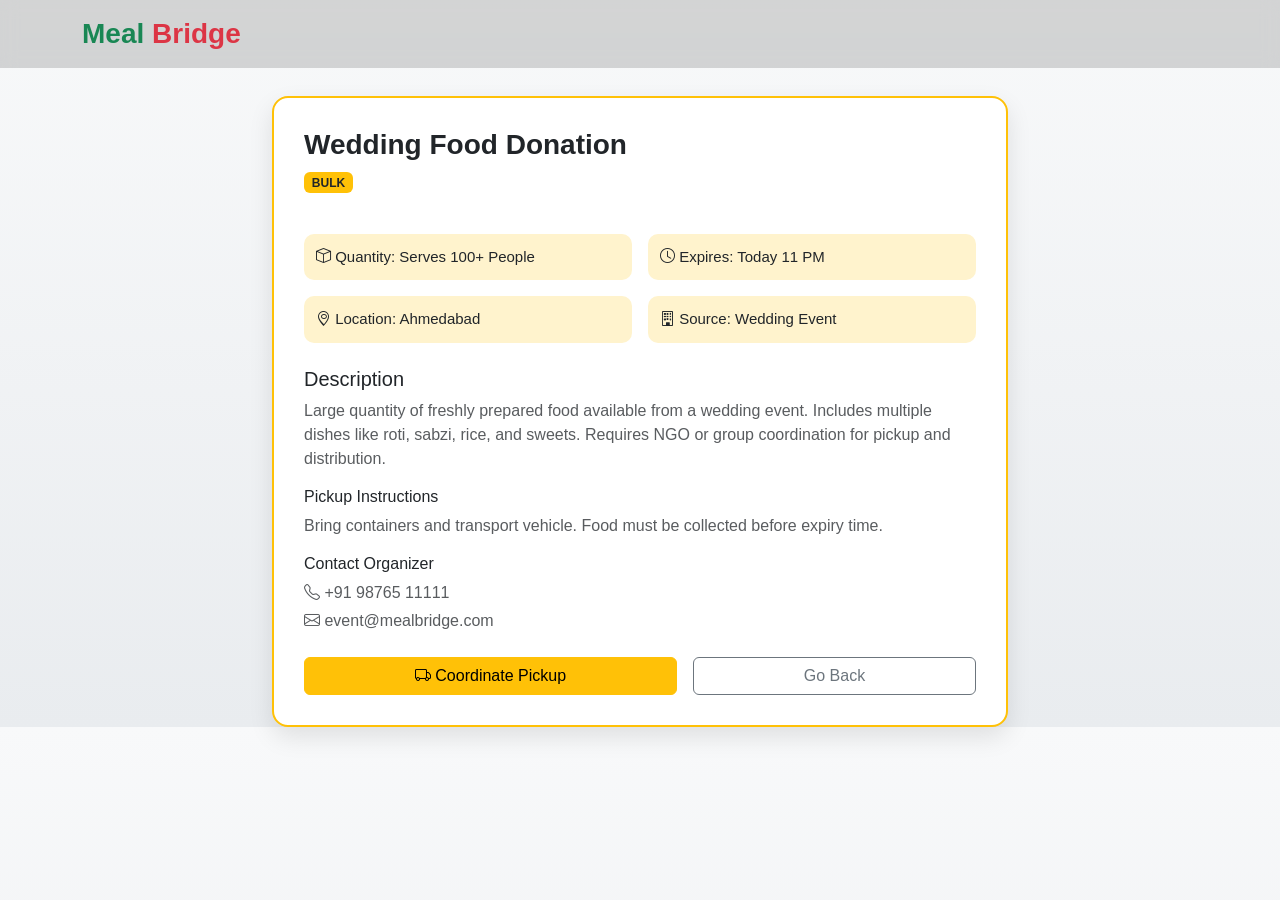
<file: bulk-details.html>
<!DOCTYPE html>
<html lang="en">
<head>
  <meta charset="UTF-8" />
  <meta name="viewport" content="width=device-width, initial-scale=1" />
  <title>Bulk Food Details | Meal Bridge</title>

  <link href="https://cdn.jsdelivr.net/npm/bootstrap@5.3.2/dist/css/bootstrap.min.css" rel="stylesheet"/>
  <link rel="stylesheet" href="https://cdn.jsdelivr.net/npm/bootstrap-icons@1.11.3/font/bootstrap-icons.css">

  <style>
    body {
      background: linear-gradient(to bottom, #f8f9fa, #e9ecef);
      font-family: 'Segoe UI', Tahoma, Geneva, Verdana, sans-serif;
    }

    .navbar {
      background: rgba(0,0,0,0.15);
      backdrop-filter: blur(8px);
    }

    .detail-card {
      border-radius: 1rem;
      background: #fff;
      box-shadow: 0 10px 25px rgba(0,0,0,0.1);
      padding: 30px;
      border: 2px solid #ffc107;
    }

    .info-box {
      background: #fff3cd;
      border-radius: 10px;
      padding: 12px;
      font-size: 15px;
    }
  </style>
</head>

<body>

<nav class="navbar navbar-expand-lg fixed-top">
  <div class="container">
    <a class="navbar-brand text-success fw-bold fs-3" href="#">Meal <span class="text-danger">Bridge</span></a>
  </div>
</nav>

<section class="container pt-5 mt-5">

  <div class="row justify-content-center">
    <div class="col-lg-8">

      <div class="detail-card">

        <!-- Title -->
        <h3 class="fw-bold mb-2">Wedding Food Donation</h3>
        <span class="badge bg-warning text-dark">BULK</span>

        <!-- Info -->
        <div class="row mt-4 g-3">

          <div class="col-md-6">
            <div class="info-box">
              <i class="bi bi-box"></i> Quantity: Serves 100+ People
            </div>
          </div>

          <div class="col-md-6">
            <div class="info-box">
              <i class="bi bi-clock"></i> Expires: Today 11 PM
            </div>
          </div>

          <div class="col-md-6">
            <div class="info-box">
              <i class="bi bi-geo-alt"></i> Location: Ahmedabad
            </div>
          </div>

          <div class="col-md-6">
            <div class="info-box">
              <i class="bi bi-building"></i> Source: Wedding Event
            </div>
          </div>

        </div>

        <!-- Description -->
        <div class="mt-4">
          <h5>Description</h5>
          <p class="text-muted">
            Large quantity of freshly prepared food available from a wedding event.
            Includes multiple dishes like roti, sabzi, rice, and sweets.
            Requires NGO or group coordination for pickup and distribution.
          </p>
        </div>

        <!-- Instructions -->
        <div class="mt-3">
          <h6>Pickup Instructions</h6>
          <p class="text-muted">
            Bring containers and transport vehicle. Food must be collected before expiry time.
          </p>
        </div>

        <!-- Contact -->
        <div class="mt-3">
          <h6>Contact Organizer</h6>
          <p class="text-muted mb-1"><i class="bi bi-telephone"></i> +91 98765 11111</p>
          <p class="text-muted"><i class="bi bi-envelope"></i> event@mealbridge.com</p>
        </div>

        <!-- Buttons -->
        <div class="d-flex gap-3 mt-4">
          <button class="btn btn-warning flex-fill">
            <i class="bi bi-truck"></i> Coordinate Pickup
          </button>

          <button class="btn btn-outline-secondary flex-fill" onclick="history.back()">
            Go Back
          </button>
        </div>

      </div>

    </div>
  </div>

</section>

<script src="https://cdn.jsdelivr.net/npm/bootstrap@5.3.2/dist/js/bootstrap.bundle.min.js"></script>
</body>
</html>
</file>
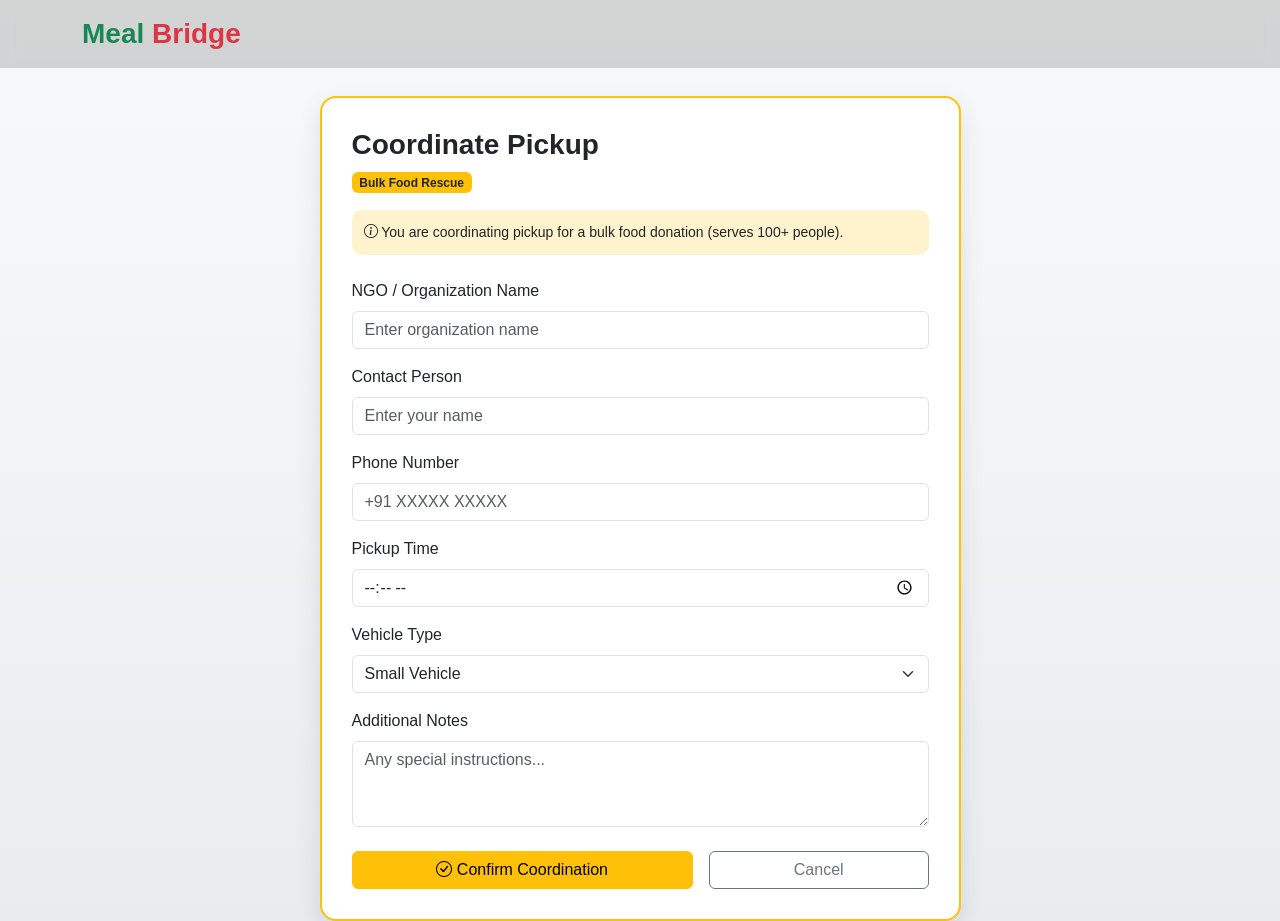
<file: cordinatepickup.html>
<!DOCTYPE html>
<html lang="en">
<head>
  <meta charset="UTF-8" />
  <meta name="viewport" content="width=device-width, initial-scale=1" />
  <title>Coordinate Pickup | Meal Bridge</title>

  <link href="https://cdn.jsdelivr.net/npm/bootstrap@5.3.2/dist/css/bootstrap.min.css" rel="stylesheet"/>
  <link rel="stylesheet" href="https://cdn.jsdelivr.net/npm/bootstrap-icons@1.11.3/font/bootstrap-icons.css">

  <style>
    body {
      background: linear-gradient(to bottom, #f8f9fa, #e9ecef);
      font-family: 'Segoe UI', Tahoma, Geneva, Verdana, sans-serif;
    }

    .navbar {
      background: rgba(0,0,0,0.15);
      backdrop-filter: blur(8px);
    }

    .form-card {
      background: #fff;
      border-radius: 1rem;
      padding: 30px;
      box-shadow: 0 10px 25px rgba(0,0,0,0.1);
      border: 2px solid #ffc107;
    }

    .highlight-box {
      background: #fff3cd;
      padding: 12px;
      border-radius: 10px;
      font-size: 14px;
    }
  </style>
</head>

<body>

<nav class="navbar navbar-expand-lg fixed-top">
  <div class="container">
    <a class="navbar-brand text-success fw-bold fs-3" href="#">Meal <span class="text-danger">Bridge</span></a>
  </div>
</nav>

<section class="container pt-5 mt-5">

  <div class="row justify-content-center">
    <div class="col-lg-7">

      <div class="form-card">

        <!-- Title -->
        <h3 class="fw-bold mb-2">Coordinate Pickup</h3>
        <span class="badge bg-warning text-dark">Bulk Food Rescue</span>

        <!-- Info -->
        <div class="highlight-box mt-3">
          <i class="bi bi-info-circle"></i>
          You are coordinating pickup for a bulk food donation (serves 100+ people).
        </div>

        <!-- Form -->
        <form class="mt-4">

          <div class="mb-3">
            <label class="form-label">NGO / Organization Name</label>
            <input type="text" class="form-control" placeholder="Enter organization name" required>
          </div>

          <div class="mb-3">
            <label class="form-label">Contact Person</label>
            <input type="text" class="form-control" placeholder="Enter your name" required>
          </div>

          <div class="mb-3">
            <label class="form-label">Phone Number</label>
            <input type="tel" class="form-control" placeholder="+91 XXXXX XXXXX" required>
          </div>

          <div class="mb-3">
            <label class="form-label">Pickup Time</label>
            <input type="time" class="form-control" required>
          </div>

          <div class="mb-3">
            <label class="form-label">Vehicle Type</label>
            <select class="form-select">
              <option>Small Vehicle</option>
              <option>Van</option>
              <option>Truck</option>
            </select>
          </div>

          <div class="mb-3">
            <label class="form-label">Additional Notes</label>
            <textarea class="form-control" rows="3" placeholder="Any special instructions..."></textarea>
          </div>

          <!-- Buttons -->
          <div class="d-flex gap-3 mt-4">
            <button type="submit" class="btn btn-warning flex-fill">
              <i class="bi bi-check-circle"></i> Confirm Coordination
            </button>

            <button type="button" class="btn btn-outline-secondary flex-fill" onclick="history.back()">
              Cancel
            </button>
          </div>

        </form>

      </div>

    </div>
  </div>

</section>

<script src="https://cdn.jsdelivr.net/npm/bootstrap@5.3.2/dist/js/bootstrap.bundle.min.js"></script>

<script>
  // Simple success alert (frontend only)
  document.querySelector("form").addEventListener("submit", function(e) {
    e.preventDefault();
    alert("Pickup Coordinated Successfully!");
  });
</script>

</body>
</html>
</file>
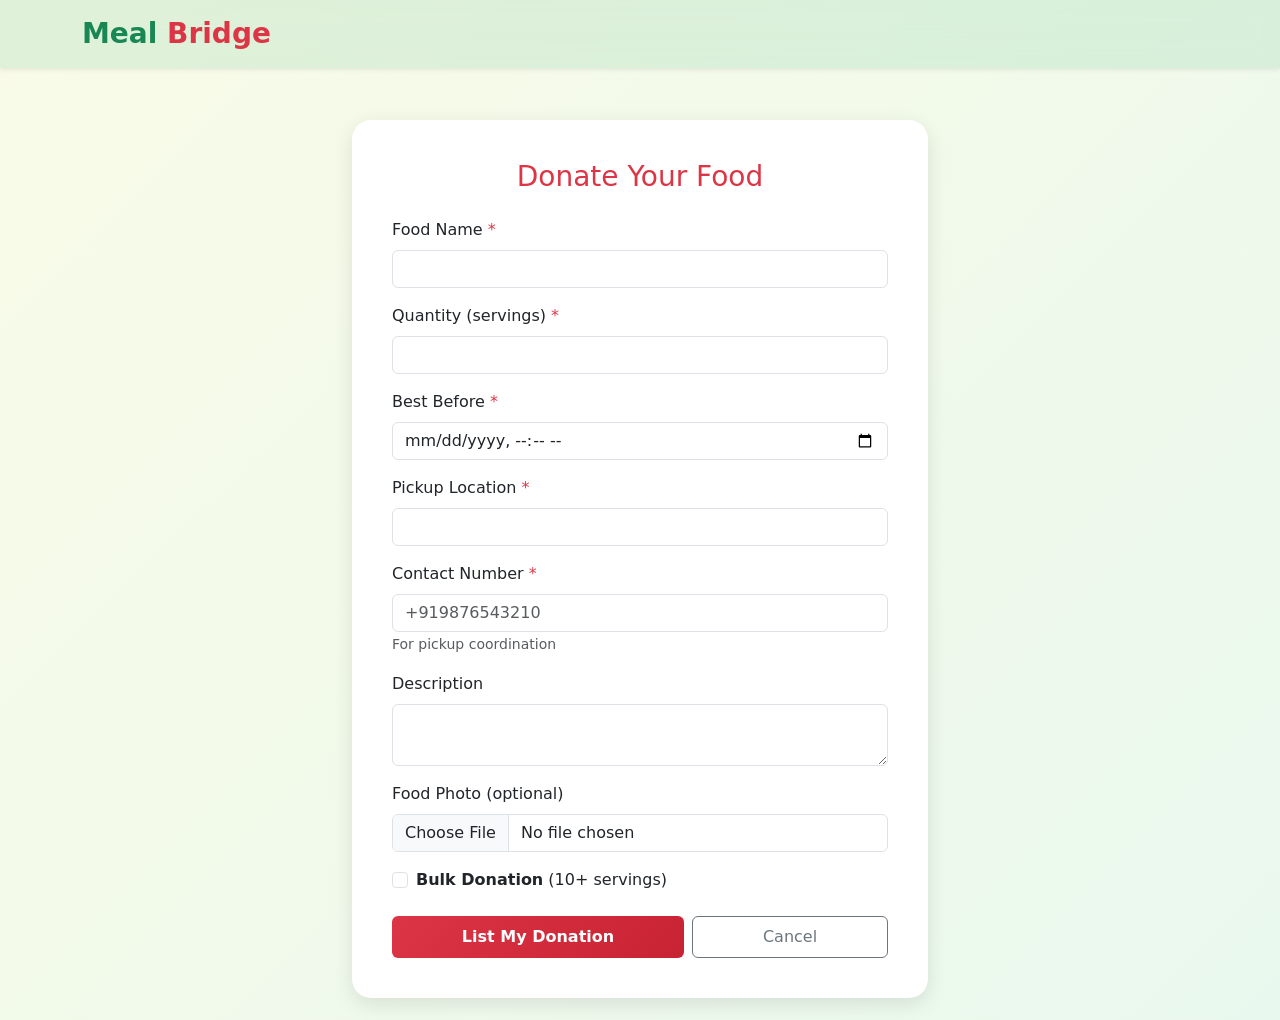
<file: donate.html>
<!DOCTYPE html>
<html lang="en">
<head>
  <meta charset="UTF-8">
  <meta name="viewport" content="width=device-width, initial-scale=1">
  <title>Donate Food | Meal Bridge</title>

  <link href="https://cdn.jsdelivr.net/npm/bootstrap@5.3.2/dist/css/bootstrap.min.css" rel="stylesheet">
  <link href="https://cdn.jsdelivr.net/npm/bootstrap-icons@1.11.3/font/bootstrap-icons.css" rel="stylesheet">

  <style>
    body {background: linear-gradient(135deg, #f9fbe7, #e9f8ee); min-height: 100vh;}
    .navbar {background: rgba(56,179,113,0.13); backdrop-filter: blur(12px);}
    .donate-form{background:#fff;border-radius:1.2rem;padding:2.5rem;
                 box-shadow:0 6px 20px rgba(0,0,0,.1);}
    .btn-donate{background:linear-gradient(135deg,#dc3545,#c82333);border:none;color:white;}
    .btn-donate:hover{background:linear-gradient(135deg,#c82333,#a71d2a);}
  </style>
</head>

<body>

<nav class="navbar navbar-expand-lg fixed-top shadow-sm">
  <div class="container">
    <a class="navbar-brand text-success fw-bold fs-3" href="dashboard.html">
      Meal <span class="text-danger">Bridge</span>
    </a>
  </div>
</nav>

<div class="container" style="margin-top:120px; max-width:600px;">

  <div class="donate-form">
    <h3 class="text-center text-danger mb-4">Donate Your Food</h3>

    <form>

      <div class="mb-3">
        <label class="form-label">Food Name <span class="text-danger">*</span></label>
        <input type="text" class="form-control" required>
      </div>

      <div class="mb-3">
        <label class="form-label">Quantity (servings) <span class="text-danger">*</span></label>
        <input type="number" class="form-control" min="1" max="500" required>
      </div>

      <div class="mb-3">
        <label class="form-label">Best Before <span class="text-danger">*</span></label>
        <input type="datetime-local" class="form-control" required>
      </div>

      <div class="mb-3">
        <label class="form-label">Pickup Location <span class="text-danger">*</span></label>
        <input type="text" class="form-control" required>
      </div>

      <div class="mb-3">
        <label class="form-label">Contact Number <span class="text-danger">*</span></label>
        <input type="tel" class="form-control" placeholder="+919876543210" required>
        <small class="text-muted">For pickup coordination</small>
      </div>

      <div class="mb-3">
        <label class="form-label">Description</label>
        <textarea class="form-control" rows="2"></textarea>
      </div>

      <div class="mb-3">
        <label class="form-label">Food Photo (optional)</label>
        <input type="file" class="form-control">
      </div>

      <div class="form-check mb-4">
        <input class="form-check-input" type="checkbox" id="bulk">
        <label class="form-check-label" for="bulk">
          <strong>Bulk Donation</strong> (10+ servings)
        </label>
      </div>

      <div class="d-flex gap-2">
        <button class="btn btn-donate flex-fill py-2 fw-bold">List My Donation</button>
        <a href="dashboard.html" class="btn btn-outline-secondary flex-fill py-2">Cancel</a>
      </div>

    </form>
  </div>

</div>

<script>
  const exp = document.querySelector('input[type="datetime-local"]');
  if (exp) {
    const now = new Date();
    now.setMinutes(now.getMinutes() - now.getTimezoneOffset());
    exp.min = now.toISOString().slice(0,16);
  }
</script>

<script src="https://cdn.jsdelivr.net/npm/bootstrap@5.3.2/dist/js/bootstrap.bundle.min.js"></script>
</body>
</html>
</file>
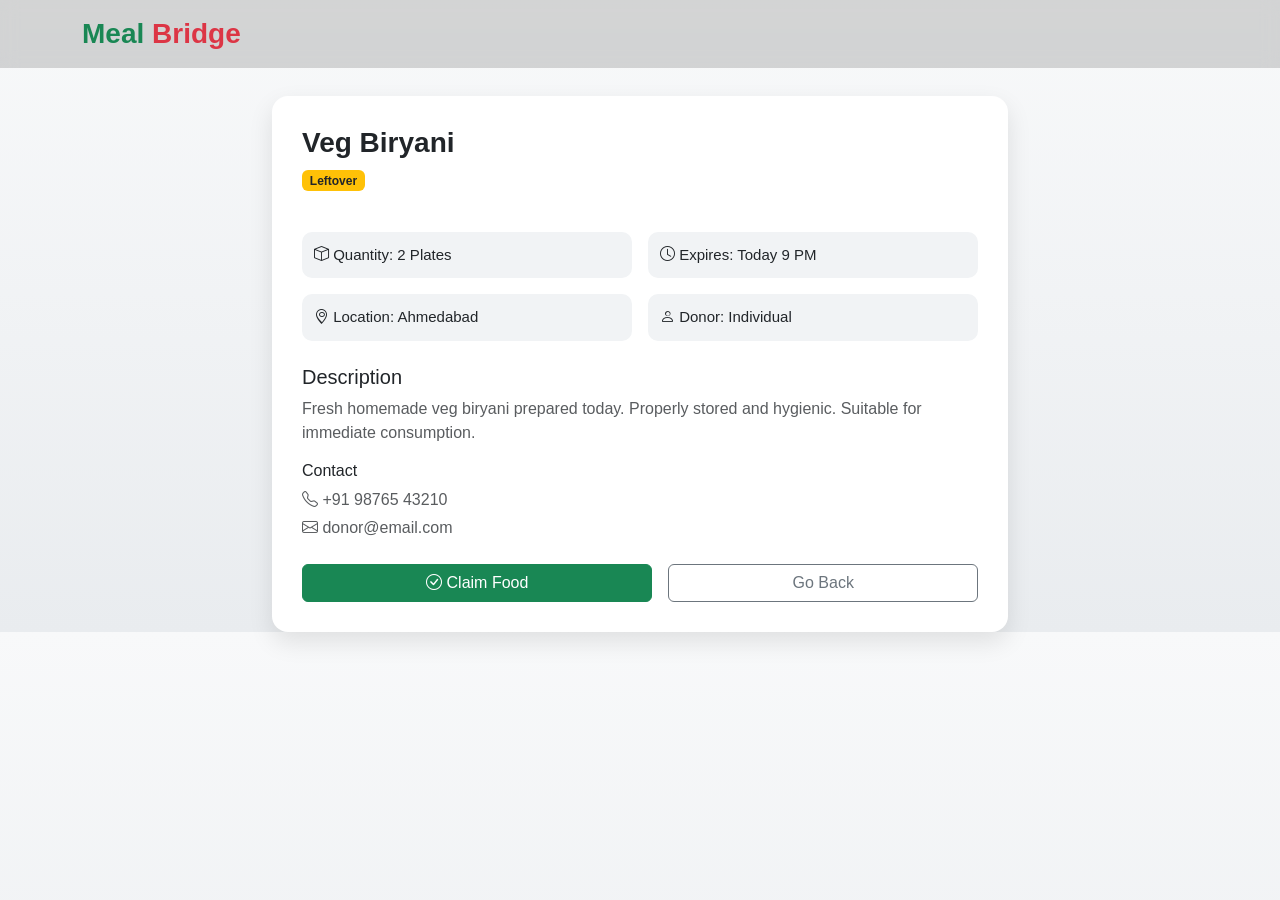
<file: food-details.html>
<!DOCTYPE html>
<html lang="en">
<head>
  <meta charset="UTF-8" />
  <meta name="viewport" content="width=device-width, initial-scale=1" />
  <title>Food Details | Meal Bridge</title>

  <link href="https://cdn.jsdelivr.net/npm/bootstrap@5.3.2/dist/css/bootstrap.min.css" rel="stylesheet"/>
  <link rel="stylesheet" href="https://cdn.jsdelivr.net/npm/bootstrap-icons@1.11.3/font/bootstrap-icons.css">

  <style>
    body {
      background: linear-gradient(to bottom, #f8f9fa, #e9ecef);
      font-family: 'Segoe UI', Tahoma, Geneva, Verdana, sans-serif;
    }

    .navbar {
      background: rgba(0,0,0,0.15);
      backdrop-filter: blur(8px);
    }

    .detail-card {
      border-radius: 1rem;
      background: #fff;
      box-shadow: 0 10px 25px rgba(0,0,0,0.1);
      padding: 30px;
    }

    .info-box {
      background: #f1f3f5;
      border-radius: 10px;
      padding: 12px;
      font-size: 15px;
    }
  </style>
</head>

<body>

<nav class="navbar navbar-expand-lg fixed-top">
  <div class="container">
    <a class="navbar-brand text-success fw-bold fs-3" href="#">Meal <span class="text-danger">Bridge</span></a>
  </div>
</nav>

<section class="container pt-5 mt-5">

  <div class="row justify-content-center">
    <div class="col-lg-8">

      <div class="detail-card">

        <!-- Title -->
        <h3 class="fw-bold mb-2">Veg Biryani</h3>
        <span class="badge bg-warning text-dark">Leftover</span>

        <!-- Info -->
        <div class="row mt-4 g-3">

          <div class="col-md-6">
            <div class="info-box">
              <i class="bi bi-box"></i> Quantity: 2 Plates
            </div>
          </div>

          <div class="col-md-6">
            <div class="info-box">
              <i class="bi bi-clock"></i> Expires: Today 9 PM
            </div>
          </div>

          <div class="col-md-6">
            <div class="info-box">
              <i class="bi bi-geo-alt"></i> Location: Ahmedabad
            </div>
          </div>

          <div class="col-md-6">
            <div class="info-box">
              <i class="bi bi-person"></i> Donor: Individual
            </div>
          </div>

        </div>

        <!-- Description -->
        <div class="mt-4">
          <h5>Description</h5>
          <p class="text-muted">
            Fresh homemade veg biryani prepared today. Properly stored and hygienic.
            Suitable for immediate consumption.
          </p>
        </div>

        <!-- Contact -->
        <div class="mt-3">
          <h6>Contact</h6>
          <p class="text-muted mb-1"><i class="bi bi-telephone"></i> +91 98765 43210</p>
          <p class="text-muted"><i class="bi bi-envelope"></i> donor@email.com</p>
        </div>

        <!-- Buttons -->
        <div class="d-flex gap-3 mt-4">
          <button class="btn btn-success flex-fill">
            <i class="bi bi-check-circle"></i> Claim Food
          </button>

          <button class="btn btn-outline-secondary flex-fill" onclick="history.back()">
            Go Back
          </button>
        </div>

      </div>

    </div>
  </div>

</section>

<script src="https://cdn.jsdelivr.net/npm/bootstrap@5.3.2/dist/js/bootstrap.bundle.min.js"></script>
</body>
</html>
</file>
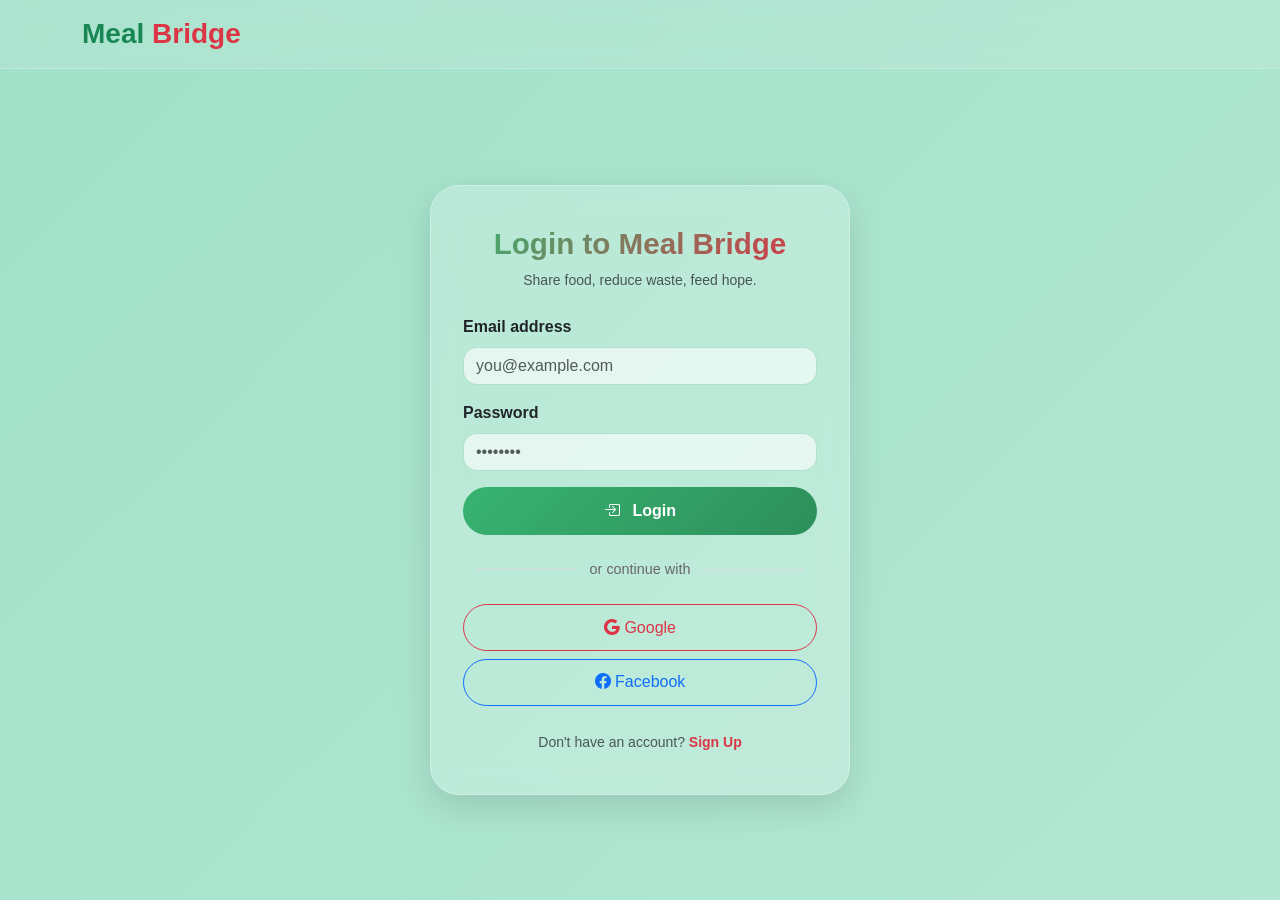
<file: login.html>
<!DOCTYPE html>
<html lang="en">
<head>
  <meta charset="UTF-8" />
  <meta name="viewport" content="width=device-width, initial-scale=1" />
  <title>Login | Meal Bridge</title>

  <!-- Bootstrap 5 -->
  <link href="https://cdn.jsdelivr.net/npm/bootstrap@5.3.2/dist/css/bootstrap.min.css" rel="stylesheet" />
  <!-- Bootstrap Icons -->
  <link rel="stylesheet" href="https://cdn.jsdelivr.net/npm/bootstrap-icons@1.11.3/font/bootstrap-icons.css">

  <style>
    :root {
      --primary: #38b371;
      --danger: #dc3545;
      --dark: #212529;
    }

    /* Animated gradient background */
    body {
      min-height: 100vh;
      background: linear-gradient(-45deg, #e6f9ec, #d0f4e2, #b8ead6, #a1e0c9);
      background-size: 400% 400%;
      animation: gradientShift 12s ease infinite;
      display: flex;
      align-items: center;
      justify-content: center;
      font-family: 'Segoe UI', Tahoma, Geneva, Verdana, sans-serif;
    }
    @keyframes gradientShift {
      0%   {background-position: 0% 50%;}
      50%  {background-position: 100% 50%;}
      100% {background-position: 0% 50%;}
    }

    /* Navbar */
    .navbar {
      background: rgba(255,255,255,0.12) !important;
      backdrop-filter: blur(10px);
      border-bottom: 1px solid rgba(255,255,255,0.2);
    }

    /* Login card – glassmorphism */
    .login-card {
      background: rgba(255,255,255,0.22);
      backdrop-filter: blur(12px);
      border-radius: 1.8rem;
      border: 1px solid rgba(255,255,255,0.3);
      box-shadow: 0 12px 35px rgba(0,0,0,0.12);
      padding: 2.5rem 2rem;
      max-width: 420px;
      width: 100%;
    }

    .login-title {
      font-weight: 800;
      font-size: 1.85rem;
      background: linear-gradient(135deg, var(--primary), var(--danger));
      -webkit-background-clip: text;
      background-clip: text;
      color: transparent;
    }

    /* Input focus glow */
    .form-control {
      border-radius: .85rem;
      border: 1.5px solid rgba(56,179,113,0.3);
      background: rgba(255,255,255,0.6);
      transition: all .25s ease;
    }
    .form-control:focus {
      border-color: var(--primary);
      box-shadow: 0 0 0 0.25rem rgba(56,179,113,0.25);
      background: #fff;
    }

    /* Button */
    .btn-login {
      border-radius: 50px;
      padding: .75rem;
      font-weight: 600;
      background: linear-gradient(135deg, var(--primary), #2d8f5b);
      border: none;
      transition: all .3s ease;
    }
    .btn-login:hover {
      transform: translateY(-2px);
      box-shadow: 0 8px 20px rgba(56,179,113,0.4);
    }

    /* Social buttons */
    .btn-social {
      border-radius: 50px;
      padding: .65rem;
      font-weight: 500;
    }

    /* Divider */
    .divider {
      display: flex;
      align-items: center;
      text-align: center;
      color: #666;
      font-size: .9rem;
      margin: 1.5rem 0;
    }
    .divider::before,
    .divider::after {
      content: '';
      flex: 1;
      border-bottom: 1px solid #ddd;
      margin: 0 .75rem;
    }

    /* Alert */
    .alert {
      border-radius: .85rem;
      font-size: .9rem;
    }

    /* Responsive */
    @media (max-width: 480px) {
      .login-card { padding: 2rem 1.5rem; }
      .login-title { font-size: 1.6rem; }
    }
  </style>
</head>
<body>

  <!-- Navbar -->
  <nav class="navbar navbar-expand-lg fixed-top">
    <div class="container">
      <a class="navbar-brand text-success fw-bold fs-3" href="dashboard.html">
        Meal <span class="text-danger">Bridge</span>
      </a>
    </div>
  </nav>

  <!-- Login Card -->
  <div class="container" style="margin-top: 80px;">
    <div class="login-card mx-auto">
      <div class="text-center mb-4">
        <h3 class="login-title">Login to Meal Bridge</h3>
        <p class="text-muted small">Share food, reduce waste, feed hope.</p>
      </div>

      <!-- Error Message -->
      
      <!-- Login Form -->
      <form method="POST" action="">
        <div class="mb-3">
          <label for="email" class="form-label fw-semibold">Email address</label>
          <input type="email" name="email" class="form-control" id="email" placeholder="you@example.com" value="" required />
        </div>

        <div class="mb-3">
          <label for="password" class="form-label fw-semibold">Password</label>
          <input type="password" name="password" class="form-control" id="password" placeholder="••••••••" required />
        </div>

        <a href="dashboard.html" class="btn btn-login w-100 text-white text-center">
  <i class="bi bi-box-arrow-in-right me-2"></i> Login
</a>


      <!-- Divider -->
      <div class="divider">or continue with</div>

      <!-- Social Login (optional) -->
      <div class="d-grid gap-2">
        <button type="button" class="btn btn-outline-danger btn-social" onclick="alert('Google login coming soon!')">
          <i class="bi bi-google"></i> Google
        </button>
        <button type="button" class="btn btn-outline-primary btn-social" onclick="alert('Facebook login coming soon!')">
          <i class="bi bi-facebook"></i> Facebook
        </button>
      </div>

      <div class="text-center mt-4">
        <small class="text-muted">
          Don't have an account?
          <a href="signup.html" class="text-danger text-decoration-none fw-semibold">Sign Up</a>
        </small>
      </div>
    </div>
  </div>

  <!-- Scripts -->
  <script src="https://cdn.jsdelivr.net/npm/bootstrap@5.3.2/dist/js/bootstrap.bundle.min.js"></script>
</body>
</html>
</file>
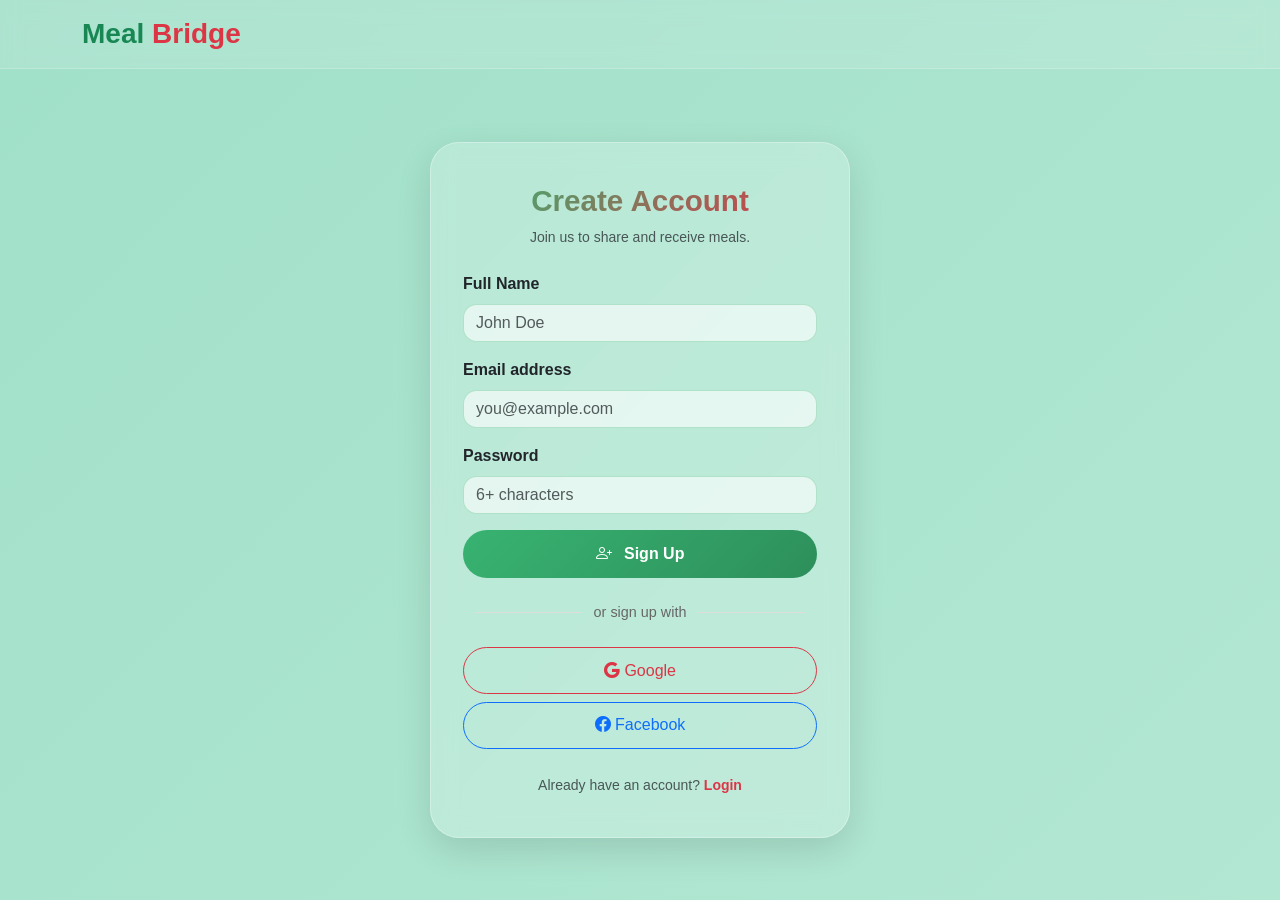
<file: signup.html>
<!DOCTYPE html>
<html lang="en">
<head>
  <meta charset="UTF-8" />
  <meta name="viewport" content="width=device-width, initial-scale=1" />
  <title>Sign Up | Meal Bridge</title>

  <!-- Bootstrap 5 -->
  <link href="https://cdn.jsdelivr.net/npm/bootstrap@5.3.2/dist/css/bootstrap.min.css" rel="stylesheet" />
  <!-- Bootstrap Icons -->
  <link rel="stylesheet" href="https://cdn.jsdelivr.net/npm/bootstrap-icons@1.11.3/font/bootstrap-icons.css">

  <style>
    :root {
      --primary: #38b371;
      --danger: #dc3545;
      --dark: #212529;
    }

    /* Animated gradient background */
    body {
      min-height: 100vh;
      background: linear-gradient(-45deg, #e6f9ec, #d0f4e2, #b8ead6, #a1e0c9);
      background-size: 400% 400%;
      animation: gradientShift 12s ease infinite;
      display: flex;
      align-items: center;
      justify-content: center;
      font-family: 'Segoe UI', Tahoma, Geneva, Verdana, sans-serif;
    }
    @keyframes gradientShift {
      0%   {background-position: 0% 50%;}
      50%  {background-position: 100% 50%;}
      100% {background-position: 0% 50%;}
    }

    /* Navbar */
    .navbar {
      background: rgba(255,255,255,0.12) !important;
      backdrop-filter: blur(10px);
      border-bottom: 1px solid rgba(255,255,255,0.2);
    }

    /* Signup card – glassmorphism */
    .signup-card {
      background: rgba(255,255,255,0.22);
      backdrop-filter: blur(12px);
      border-radius: 1.8rem;
      border: 1px solid rgba(255,255,255,0.3);
      box-shadow: 0 12px 35px rgba(0,0,0,0.12);
      padding: 2.5rem 2rem;
      max-width: 420px;
      width: 100%;
    }

    .signup-title {
      font-weight: 800;
      font-size: 1.85rem;
      background: linear-gradient(135deg, var(--primary), var(--danger));
      -webkit-background-clip: text;
      background-clip: text;
      color: transparent;
    }

    /* Input focus glow */
    .form-control {
      border-radius: .85rem;
      border: 1.5px solid rgba(56,179,113,0.3);
      background: rgba(255,255,255,0.6);
      transition: all .25s ease;
    }
    .form-control:focus {
      border-color: var(--primary);
      box-shadow: 0 0 0 0.25rem rgba(56,179,113,0.25);
      background: #fff;
    }

    /* Button */
    .btn-signup {
      border-radius: 50px;
      padding: .75rem;
      font-weight: 600;
      background: linear-gradient(135deg, var(--primary), #2d8f5b);
      border: none;
      transition: all .3s ease;
    }
    .btn-signup:hover {
      transform: translateY(-2px);
      box-shadow: 0 8px 20px rgba(56,179,113,0.4);
    }

    /* Social buttons */
    .btn-social {
      border-radius: 50px;
      padding: .65rem;
      font-weight: 500;
    }

    /* Divider */
    .divider {
      display: flex;
      align-items: center;
      text-align: center;
      color: #666;
      font-size: .9rem;
      margin: 1.5rem 0;
    }
    .divider::before,
    .divider::after {
      content: '';
      flex: 1;
      border-bottom: 1px solid #ddd;
      margin: 0 .75rem;
    }

    /* Alert */
    .alert {
      border-radius: .85rem;
      font-size: .9rem;
    }

    /* Responsive */
    @media (max-width: 480px) {
      .signup-card { padding: 2rem 1.5rem; }
      .signup-title { font-size: 1.6rem; }
    }
  </style>
</head>
<body>

  <!-- Navbar -->
  <nav class="navbar navbar-expand-lg fixed-top">
    <div class="container">
      <a class="navbar-brand text-success fw-bold fs-3" href="login.html">
        Meal <span class="text-danger">Bridge</span>
      </a>
    </div>
  </nav>

  <!-- Signup Card -->
  <div class="container" style="margin-top: 80px;">
    <div class="signup-card mx-auto">
      <div class="text-center mb-4">
        <h3 class="signup-title">Create Account</h3>
        <p class="text-muted small">Join us to share and receive meals.</p>
      </div>

      <!-- Success / Error -->
            
      <!-- Signup Form -->
      <form method="POST" action="">
        <div class="mb-3">
          <label class="form-label fw-semibold">Full Name</label>
          <input type="text" name="name" class="form-control" placeholder="John Doe" value="" required />
        </div>

        <div class="mb-3">
          <label class="form-label fw-semibold">Email address</label>
          <input type="email" name="email" class="form-control" placeholder="you@example.com" value="" required />
        </div>

        <div class="mb-3">
          <label class="form-label fw-semibold">Password</label>
          <input type="password" name="password" class="form-control" placeholder="6+ characters" minlength="6" required />
        </div>

        <a href="dashboard.html" class="btn btn-signup w-100 text-white">
          <i class="bi bi-person-plus me-2"></i> Sign Up
        </a>
      </form>

      <!-- Divider -->
      <div class="divider">or sign up with</div>

      <!-- Social Signup -->
      <div class="d-grid gap-2">
        <button type="button" class="btn btn-outline-danger btn-social" onclick="alert('Google signup coming soon!')">
          <i class="bi bi-google"></i> Google
        </button>
        <button type="button" class="btn btn-outline-primary btn-social" onclick="alert('Facebook signup coming soon!')">
          <i class="bi bi-facebook"></i> Facebook
        </button>
      </div>

      <div class="text-center mt-4">
        <small class="text-muted">
          Already have an account?
          <a href="login.html" class="text-danger text-decoration-none fw-semibold">Login</a>
        </small>
      </div>
    </div>
  </div>

  <!-- Scripts -->
  <script src="https://cdn.jsdelivr.net/npm/bootstrap@5.3.2/dist/js/bootstrap.bundle.min.js"></script>
</body>
</html>
</file>
